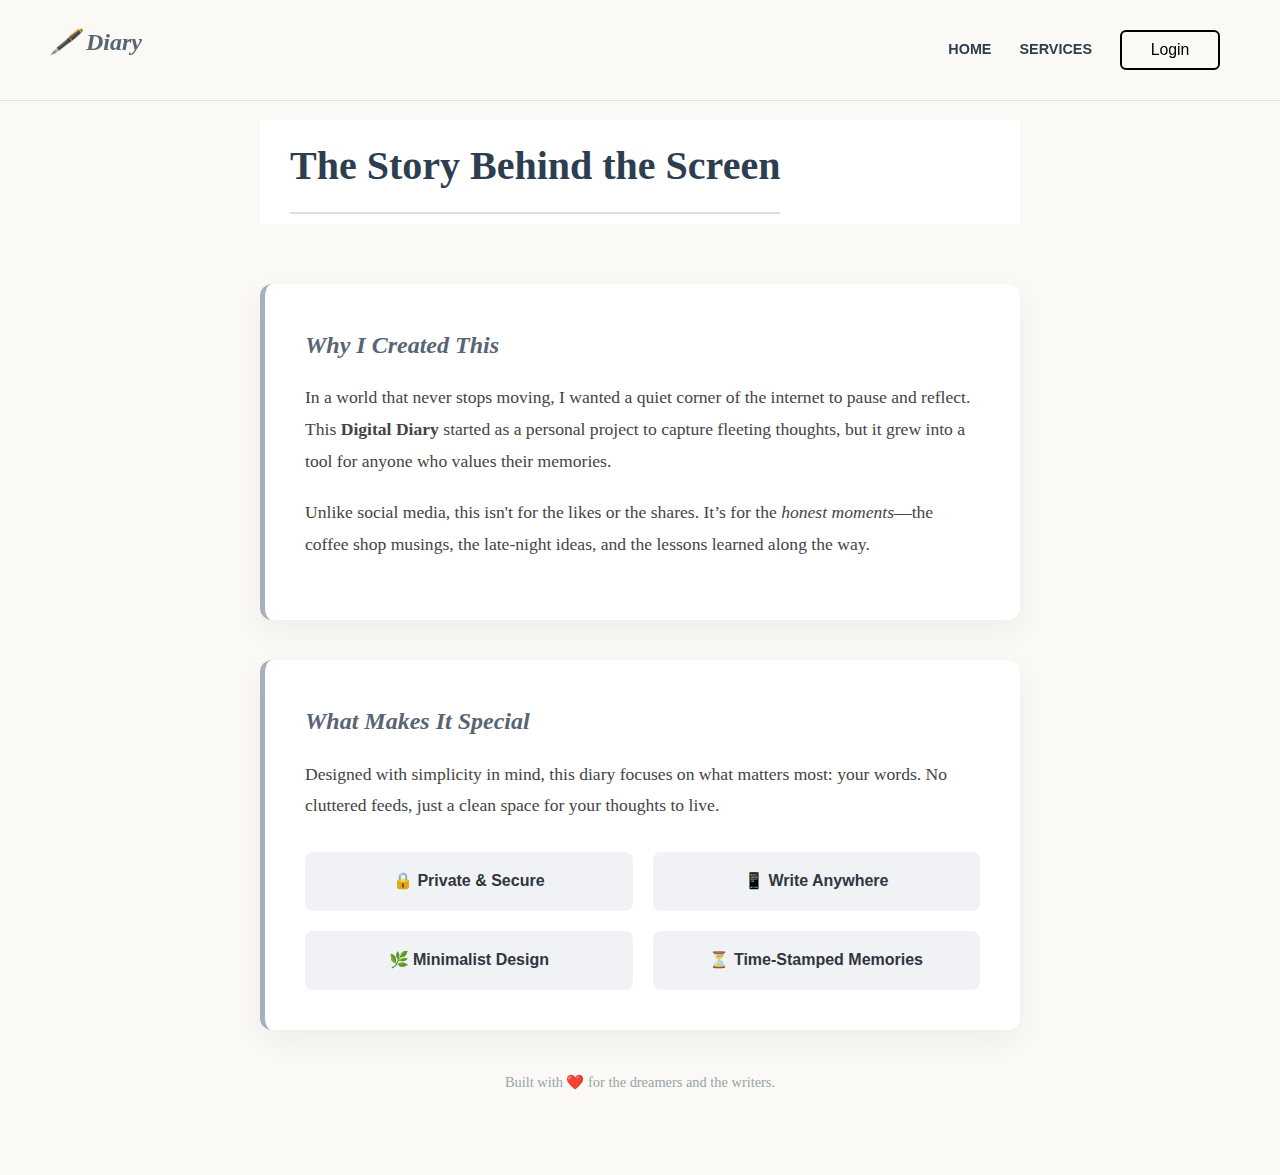
<file: templates/about.html>
<!DOCTYPE html>
<html lang="en">
<head>
    <meta charset="UTF-8">
    <meta name="viewport" content="width=device-width, initial-scale=1.0">
    <title>ABOUT | Digital Diary</title>
    
    <link rel="stylesheet" href="/static/about.css">
    
    <style>
       
    </style>
</head>
<body>

    <header class="main-nav">
        <h2 class="logo">🖋️ Diary</h2>
        <nav class="navigation">
            <a href="/HOME">HOME</a>
            <a href="/SERVICES">SERVICES</a>
            <a href="/login"><button class="btnlogin-popup">Login</button></a>
        </nav>
    </header>

    <div class="container">
        <header class="page-header">
            <h1>The Story Behind the Screen</h1>
        </header>

        <section class="diary-section">
            <h2>Why I Created This</h2>
            <p>In a world that never stops moving, I wanted a quiet corner of the internet to pause and reflect. This <strong>Digital Diary</strong> started as a personal project to capture fleeting thoughts, but it grew into a tool for anyone who values their memories.</p>
            
            <p>Unlike social media, this isn't for the likes or the shares. It’s for the <em>honest moments</em>—the coffee shop musings, the late-night ideas, and the lessons learned along the way.</p>
        </section>

        <section class="diary-section">
            <h2>What Makes It Special</h2>
            <p>Designed with simplicity in mind, this diary focuses on what matters most: your words. No cluttered feeds, just a clean space for your thoughts to live.</p>
            
            <div class="feature-list">
                <div class="feature-item">🔒 Private & Secure</div>
                <div class="feature-item">📱 Write Anywhere</div>
                <div class="feature-item">🌿 Minimalist Design</div>
                <div class="feature-item">⏳ Time-Stamped Memories</div>
            </div>
        </section>

        <footer>
            Built with ❤️ for the dreamers and the writers.
        </footer>
    </div>

</body>
</html>
</file>
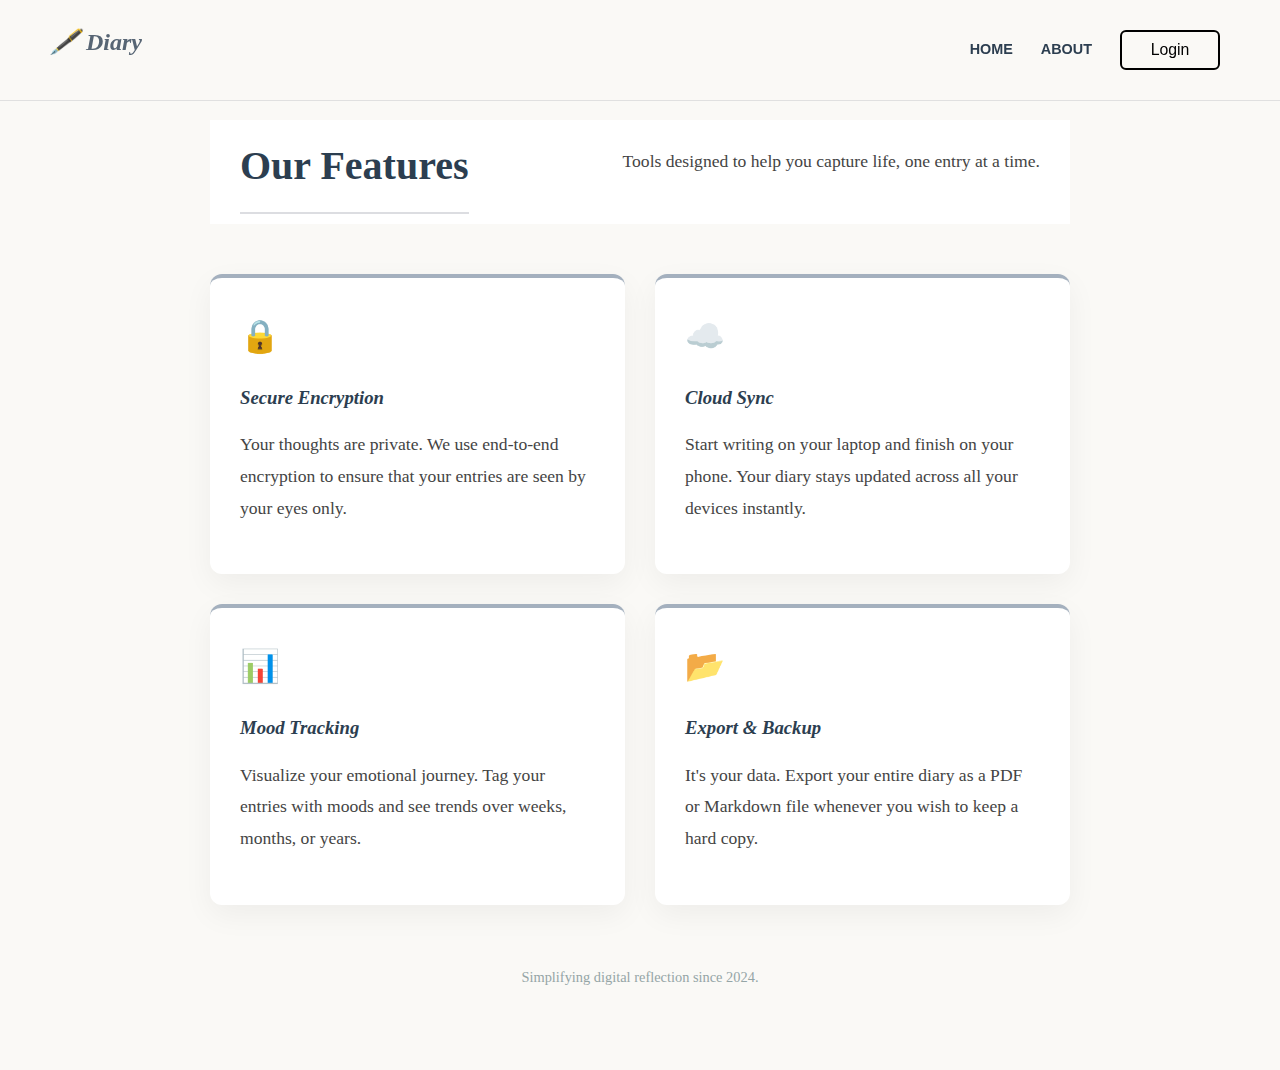
<file: templates/SERVICES.html>
<!DOCTYPE html>
<html lang="en">
<head>
    <meta charset="UTF-8">
    <meta name="viewport" content="width=device-width, initial-scale=1.0">
    <title>SERVICES | Digital Diary</title>
    
    <link rel="stylesheet" href="/static/about.css">
    
    <style>
        /* Shared Diary Aesthetic */
        * {
            margin: 0;
            padding: 0;
            box-sizing: border-box;
        }

        body {
            font-family: 'Georgia', serif;
            line-height: 1.8;
            color: #444;
            background-color: #faf9f6;
            padding-top: 80px;
        }

        /* Fixed Navigation (Consistent with About Page) */
        .main-nav {
            position: fixed;
            top: 0;
            width: 100%;
            display: flex;
            justify-content: space-between;
            align-items: center;
            padding: 20px 50px;
            background: rgba(250, 249, 246, 0.95);
            backdrop-filter: blur(5px);
            z-index: 1000;
            border-bottom: 1px solid #e0e0e0;
        }

        .navigation a {
            text-decoration: none;
            color: #2c3e50;
            margin-left: 20px;
            font-weight: bold;
            font-family: sans-serif;
            font-size: 0.9rem;
        }

        .btnlogin-popup {
            padding: 8px 20px;
            background: #2c3e50;
            color: white;
            border: none;
            border-radius: 5px;
            cursor: pointer;
        }

        /* Services Specific Layout */
        .container {
            max-width: 900px;
            margin: 0 auto;
            padding: 40px 20px;
        }

        .page-header {
            text-align: center;
            margin-bottom: 50px;
        }

        .page-header h1 {
            font-size: 2.5rem;
            color: #2c3e50;
            border-bottom: 2px solid #dcdde1;
            display: inline-block;
            padding-bottom: 10px;
        }

        /* Service Cards */
        .services-grid {
            display: grid;
            grid-template-columns: repeat(auto-fit, minmax(280px, 1fr));
            gap: 30px;
        }

        .service-card {
            background: white;
            padding: 30px;
            border-radius: 12px;
            box-shadow: 0 10px 30px rgba(0,0,0,0.05);
            border-top: 4px solid #a4b0be; /* Decorative top edge */
            transition: transform 0.3s ease;
        }

        .service-card:hover {
            transform: translateY(-5px);
        }

        .service-icon {
            font-size: 2rem;
            margin-bottom: 15px;
            display: block;
        }

        .service-card h3 {
            color: #2c3e50;
            margin-bottom: 15px;
            font-style: italic;
        }

        footer {
            text-align: center;
            font-size: 0.9rem;
            color: #95a5a6;
            margin-top: 60px;
            padding-bottom: 40px;
        }

        @media (max-width: 600px) {
            .main-nav { padding: 15px 20px; }
        }
    </style>
</head>
<body>

    <header class="main-nav">
        <h2 class="logo">🖋️ Diary</h2>
        <nav class="navigation">
            <a href="/HOME">HOME</a>
            <a href="/ABOUT">ABOUT</a>
            <a href="/login"><button class="btnlogin-popup">Login</button></a>
        </nav>
    </header>

    <div class="container">
        <header class="page-header">
            <h1>Our Features</h1>
            <p>Tools designed to help you capture life, one entry at a time.</p>
        </header>

        <div class="services-grid">
            <div class="service-card">
                <span class="service-icon">🔒</span>
                <h3>Secure Encryption</h3>
                <p>Your thoughts are private. We use end-to-end encryption to ensure that your entries are seen by your eyes only.</p>
            </div>

            <div class="service-card">
                <span class="service-icon">☁️</span>
                <h3>Cloud Sync</h3>
                <p>Start writing on your laptop and finish on your phone. Your diary stays updated across all your devices instantly.</p>
            </div>

            <div class="service-card">
                <span class="service-icon">📊</span>
                <h3>Mood Tracking</h3>
                <p>Visualize your emotional journey. Tag your entries with moods and see trends over weeks, months, or years.</p>
            </div>

            <div class="service-card">
                <span class="service-icon">📂</span>
                <h3>Export & Backup</h3>
                <p>It's your data. Export your entire diary as a PDF or Markdown file whenever you wish to keep a hard copy.</p>
            </div>
        </div>

        <footer>
            Simplifying digital reflection since 2024.
        </footer>
    </div>

</body>
</html>
</file>
<file: static/about.css>
header {
  top: 0;
  left: 0;
  width: 100%;
  padding: 10px 30px;
  /* Reduced side padding slightly */
  display: flex;
  justify-content: space-between;
  align-items: center;
  z-index: 99;
  background: #fff;
}

.navigation {
 display: flex;
        align-items: center;
        gap: 8px;
}

.navigation a {
  position: relative;
  font-size: 1.1em;
  color: #000000;
  text-decoration: none;
  font-weight: 500;
  margin-left: 15px;
}

.navigation a::after {
  content: '';
  position: absolute;
  left: 0;
  bottom: -6px;
  width: 100%;
  height: 3px;
  background: #000000;
  border-radius: 5px;
  transform-origin: right;
  transform: scaleX(0);
  transition: transform .5s;
}

.navigation a:hover:after {
  transform: scaleX(1);
  transform-origin: left;
}

.navigation .btnlogin-popup {
  width: 100px;
  height: 40px;
  background: transparent;
  border: 2px solid #000000;
  outline: none;
  border-radius: 6px;
  cursor: pointer;
  font-size: 1.1em;
  color: #000000;
  font-weight: 500;
  margin-left: 0px;
  transition: .5s;

}

.navigation .btnlogin-popup:hover {
  background: #000000;
  color: #ffffff;
}


/* Diary Aesthetic Reset */
* {
  margin: 0;
  padding: 0;
  box-sizing: border-box;
}

body {
  font-family: 'Georgia', serif;
  line-height: 1.8;
  color: #444;
  background-color: #faf9f6;
  padding-top: 80px;
  /* Space for fixed navigation */
}

/* Fixed Navigation Styling */
.main-nav {
  position: fixed;
  top: 0;
  width: 100%;
  display: flex;
  justify-content: space-between;
  align-items: center;
  padding: 20px 50px;
  background: rgba(250, 249, 246, 0.95);
  backdrop-filter: blur(5px);
  z-index: 1000;
  border-bottom: 1px solid #e0e0e0;
}

.navigation a {
  text-decoration: none;
  color: #2c3e50;
  margin-left: 20px;
  font-weight: bold;
  font-family: sans-serif;
  /* Cleaner look for nav */
  font-size: 0.9rem;
}

.btnlogin-popup {
  padding: 8px 20px;
  background: #2c3e50;
  color: white;
  border: none;
  border-radius: 5px;
  cursor: pointer;
  transition: 0.3s;
}

.btnlogin-popup:hover {
  background: #576574;
}

/* Content Container */
.container {
  max-width: 800px;
  margin: 0 auto;
  padding: 40px 20px;
}

.page-header {
  text-align: center;
  margin-bottom: 60px;
}

.page-header h1 {
  font-size: 2.5rem;
  color: #2c3e50;
  border-bottom: 2px solid #dcdde1;
  display: inline-block;
  padding-bottom: 10px;
}

.diary-section {
  background: white;
  padding: 40px;
  border-radius: 12px;
  box-shadow: 0 10px 30px rgba(0, 0, 0, 0.05);
  margin-bottom: 40px;
  border-left: 5px solid #a4b0be;
}

h2 {
  margin-bottom: 15px;
  color: #576574;
  font-style: italic;
}

p {
  margin-bottom: 20px;
  font-size: 1.1rem;
}

.feature-list {
  list-style: none;
  display: grid;
  grid-template-columns: 1fr 1fr;
  gap: 20px;
  margin-top: 30px;
}

.feature-item {
  background: #f1f2f6;
  padding: 15px;
  border-radius: 8px;
  text-align: center;
  font-weight: bold;
  color: #2f3542;
  font-family: sans-serif;
}

footer {
  text-align: center;
  font-size: 0.9rem;
  color: #95a5a6;
  margin-top: 40px;
  padding-bottom: 40px;
}

/* Mobile Friendly */
@media (max-width: 600px) {
  .main-nav {
    padding: 15px 20px;
  }

  .feature-list {
    grid-template-columns: 1fr;
  }

  .diary-section {
    padding: 20px;
  }
}


/* This targets the container holding your nav items */
nav,
.header-container {
  display: flex;
  flex-direction: row;
  /* Keeps them in a line */
  justify-content: center;
  /* Centers the whole group */
  align-items: center;
  /* Vertically aligns them */
  gap: 15px;
  /* Adds space between items so they don't touch */
  padding: 10px;
  flex-wrap: wrap;
  /* If the screen is too small, it moves the button to the next line instead of overlapping */
}

/* Specific fix for the login button box */
.login-button {
  display: inline-block;
  padding: 5px 15px;
  border: 1px solid #000;
  text-decoration: none;
  /* Remove any "position: absolute" if you have it! */
}






@media screen and (max-width: 480px) {
  header {
    padding: 5px 10px;
    /* Tighter padding for mobile */
  }

  .logo {
    height: 35px;
    /* Scale down logo for mobile */
    width: auto;
    margin-left: 5px;
  }

  .navigation a {
    font-size: 0.85em;
    /* Smaller text to fit the row */
    margin-left: 8px;
    margin-right: 0;
  }

  .navigation .btnlogin-popup {
    width: 70px;
    /* Smaller button width */
    height: 32px;
    /* Smaller button height */
    font-size: 0.85em;
    margin-left: 8px;
  }

  body {
    padding-top: 80px;
    /* Push content down so it doesn't hide under header */
  }
}
</file>
